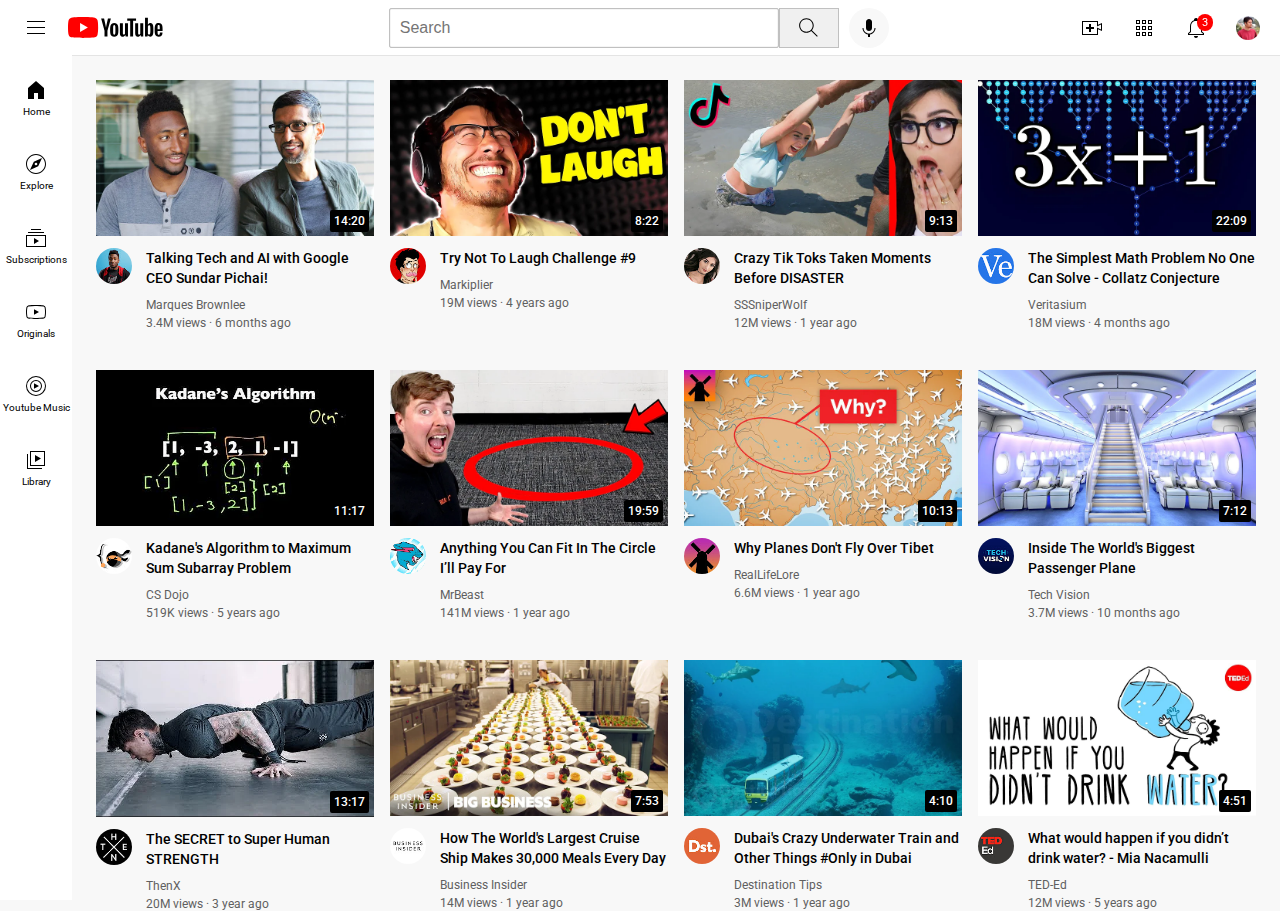
<file: index.html>
<!DOCTYPE html>
<html>
  <head>
    <title>Youtube.com clone</title>
    <link rel="preconnect" href="https://fonts.googleapis.com">
    <link rel="preconnect" href="https://fonts.gstatic.com" crossorigin>
    <link href="https://fonts.googleapis.com/css2?family=Roboto:wght@400;500;700&display=swap" rel="stylesheet">
    <link rel="stylesheet" href="styles/general.css">
    <link rel="stylesheet" href="styles/header.css">
    <link rel="stylesheet" href="styles/video.css">
    <link rel="stylesheet" href="styles/sidebar.css">
  </head>
  <body>
    <header class="header">
      <div class="left-section">
        <img class="hamburger-menu" src="icons/hamburger-menu.svg">
        <img class="youtube-logo"src="icons/youtube-logo.svg">
      </div>
      <div class="middle-section">
        <input class="search-bar" type="text" placeholder="Search">
        <button class="search-button">
          <img class="search-icon" src="icons/search.svg">
          <div class="tooltip">Search</div>
        </button>
        <!--put position absolute imside position relative-->
        <button class="voice-search-button">
          <img class="voice-search-icon" src="icons/voice-search-icon.svg">
          <div class="tooltip">Search with your voice</div> 
        </button>
      </div>
      <div class="right-section">
        <div class="upload-icon-container">
          <img class="upload-icon" src="icons/upload.svg">
          <div class="tooltip">Create</div> 
        </div>
        <div class="youtube-apps-icon-container">
        <img class="youtube-apps-icon"src="icons/youtube-apps.svg">
        <div class="tooltip">Youtube apps</div>
        </div>
        <div class="notifications-icon-container">
          <img class="notifications-icon" src="icons/notifications.svg">
          <div class="notifications-count">3</div>
          <div class="tooltip">Notifications</div>
        </div>
        
        <img class="current-user-picture" src="mypic/addy.jpg">
      </div>
      
    </header>
    <nav class="sidebar">
      <div class="sidebar-link">
        <img src="icons/home.svg">
        <div>Home</div>
      </div>
      <div class="sidebar-link">
        <img src="icons/explore.svg">
        <div>Explore</div>
      </div>
      <div class="sidebar-link">
        <img src="icons/subscriptions.svg">
        <div>Subscriptions</div>
      </div>
      <div class="sidebar-link">
        <img src="icons/originals.svg">
        <div>Originals</div>
      </div>
      <div class="sidebar-link">
        <img src="icons/youtube-music.svg">
        <div>Youtube Music</div>
      </div>
      <div class="sidebar-link">
        <img src="icons/library.svg">
        <div>Library</div>
      </div>
    </nav>
    <main>
      <section class="video-grid">
        <div class="video-preview">
          <div class="thumbnail-row">
            <img class="thumbnail" src="thumbnails/thumbnail-1.webp">
            <div class="video-time">14:20</div>
          </div>
          <div class="video-info-grid">
            <div class="channel-picture">
              <img class="profile-picture" src="channel-pictures/channel-1.jpeg">
            </div>
            <div class="video-info">
              <p class="video-title">
                Talking Tech and AI with Google CEO Sundar Pichai!
              </p>  
              <P class="video-author">
                Marques Brownlee
              </P>
              <p class="video-stats">
                3.4M views · 6 months ago
              </p>
            </div>
          </div> 
        </div>
        <div class="video-preview">
          <div class="thumbnail-row">
            <img class="thumbnail" src="thumbnails/thumbnail-2.webp">
            <div class="video-time">8:22</div>
          </div>
          <div class="video-info-grid">
            <div class="channel-picture">
              <img class="profile-picture" src="channel-pictures/channel-2.jpeg">
            </div>
            <div class="video-info">
              <p class="video-title">
                Try Not To Laugh Challenge #9
              </p>  
              <P class="video-author">
                Markiplier
              </P>
              <p class="video-stats">
                19M views · 4 years ago
              </p>
            </div>
          </div> 
        </div>
        
        <div class="video-preview">
          <div class="thumbnail-row">
            <img class="thumbnail" src="thumbnails/thumbnail-3.webp">
            <div class="video-time">9:13</div>
          </div>
          <div class="video-info-grid">
            <div class="channel-picture">
              <img class="profile-picture" src="channel-pictures/channel-3.jpeg">
            </div>
            <div class="video-info">
              <p class="video-title">
                Crazy Tik Toks Taken Moments Before DISASTER
              </p>  
              <P class="video-author">
                SSSniperWolf
              </P>
              <p class="video-stats">
                12M views · 1 year ago
              </p>
            </div>
          </div> 
        </div>
        <div class="video-preview">
          <div class="thumbnail-row">
            <img class="thumbnail" src="thumbnails/thumbnail-4.webp">
            <div class="video-time">22:09</div>
          </div>
          <div class="video-info-grid">
            <div class="channel-picture">
              <img class="profile-picture" src="channel-pictures/channel-4.jpeg">
            </div>
            <div class="video-info">
              <p class="video-title">
                The Simplest Math Problem No One Can Solve - Collatz Conjecture
              </p>  
              <P class="video-author">
                Veritasium
              </P>
              <p class="video-stats">
                18M views · 4 months ago
              </p>
            </div>
          </div> 
        </div>
      
        <div class="video-preview">
          <div class="thumbnail-row">
            <img class="thumbnail" src="thumbnails/thumbnail-5.webp">
            <div class="video-time">11:17</div>
          </div>
          <div class="video-info-grid">
            <div class="channel-picture">
              <img class="profile-picture" src="channel-pictures/channel-5.jpeg">
            </div>
            <div class="video-info">
              <p class="video-title">
                Kadane's Algorithm to Maximum Sum Subarray Problem
              </p>  
              <P class="video-author">
                CS Dojo
              </P>
              <p class="video-stats">
                519K views · 5 years ago
              </p>
            </div>
          </div> 
        </div>
      
        <div class="video-preview">
          <div class="thumbnail-row">
            <img class="thumbnail" src="thumbnails/thumbnail-6.webp">
            <div class="video-time">19:59</div>
          </div>
          <div class="video-info-grid">
            <div class="channel-picture">
              <img class="profile-picture" src="channel-pictures/channel-6.jpeg">
            </div>
            <div class="video-info">
              <p class="video-title">
                Anything You Can Fit In The Circle I’ll Pay For
              </p>  
              <P class="video-author">
                MrBeast
              </P>
              <p class="video-stats">
                141M views · 1 year ago
              </p>
            </div>
          </div> 
        </div>
      
        <div class="video-preview">
          <div class="thumbnail-row">
            <img class="thumbnail" src="thumbnails/thumbnail-7.webp">
            <div class="video-time">10:13</div>
          </div>
          <div class="video-info-grid">
            <div class="channel-picture">
              <img class="profile-picture" src="channel-pictures/channel-7.jpeg">
            </div>
            <div class="video-info">
              <p class="video-title">
                Why Planes Don't Fly Over Tibet
              </p>  
              <P class="video-author">
                RealLifeLore
              </P>
              <p class="video-stats">
                6.6M views · 1 year ago
              </p>
            </div>
          </div> 
        </div>
      
        <div class="video-preview">
          <div class="thumbnail-row">
            <img class="thumbnail" src="thumbnails/thumbnail-8.webp">
            <div class="video-time">7:12</div>
          </div>
          <div class="video-info-grid">
            <div class="channel-picture">
              <img class="profile-picture" src="channel-pictures/channel-8.jpeg">
            </div>
            <div class="video-info">
              <p class="video-title">
                Inside The World's Biggest Passenger Plane
              </p>  
              <P class="video-author">
                Tech Vision
              </P>
              <p class="video-stats">
                3.7M views · 10 months ago
              </p>
            </div>
          </div> 
        </div>
      
        <div class="video-preview">
          <div class="thumbnail-row">
            <img class="thumbnail" src="thumbnails/thumbnail-9.webp">
            <div class="video-time">13:17</div>
          </div>
          <div class="video-info-grid">
            <div class="channel-picture">
              <img class="profile-picture" src="channel-pictures/channel-9.jpeg">
            </div>
            <div class="video-info">
              <p class="video-title">
                The SECRET to Super Human STRENGTH
              </p>  
              <P class="video-author">
                ThenX
              </P>
              <p class="video-stats">
                20M views · 3 year ago
              </p>
            </div>
          </div> 
        </div>
      
        <div class="video-preview">
          <div class="thumbnail-row">
            <img class="thumbnail" src="thumbnails/thumbnail-10.webp">
            <div class="video-time">7:53</div>
          </div>
          <div class="video-info-grid">
            <div class="channel-picture">
              <img class="profile-picture" src="channel-pictures/channel-10.jpeg">
            </div>
            <div class="video-info">
              <p class="video-title">
                How The World's Largest Cruise Ship Makes 30,000 Meals Every Day
              </p>  
              <P class="video-author">
                Business Insider
              </P>
              <p class="video-stats">
                14M views · 1 year ago
              </p>
            </div>
          </div> 
        </div>
      
        <div class="video-preview">
          <div class="thumbnail-row">
            <img class="thumbnail" src="thumbnails/thumbnail-11.webp">
            <div class="video-time">4:10</div>
          </div>
          <div class="video-info-grid">
            <div class="channel-picture">
              <img class="profile-picture" src="channel-pictures/channel-11.jpeg">
            </div>
            <div class="video-info">
              <p class="video-title">
                Dubai's Crazy Underwater Train and Other Things #Only in Dubai
              </p>  
              <P class="video-author">
                Destination Tips
              </P>
              <p class="video-stats">
                3M views · 1 year ago
              </p>
            </div>
          </div> 
        </div>
      
        <div class="video-preview">
          <div class="thumbnail-row">
            <img class="thumbnail" src="thumbnails/thumbnail-12.webp">
            <div class="video-time">4:51</div>
          </div>
          <div class="video-info-grid">
            <div class="channel-picture">
              <img class="profile-picture" src="channel-pictures/channel-12.jpeg">
            </div>
            <div class="video-info">
              <p class="video-title">
                What would happen if you didn’t drink water? - Mia Nacamulli
              </p>  
              <P class="video-author">
                TED-Ed
              </P>
              <p class="video-stats">
                12M views · 5 years ago
              </p>
            </div>
          </div> 
        </div>
      </section>
    </main>
   </body>
</html>
</file>
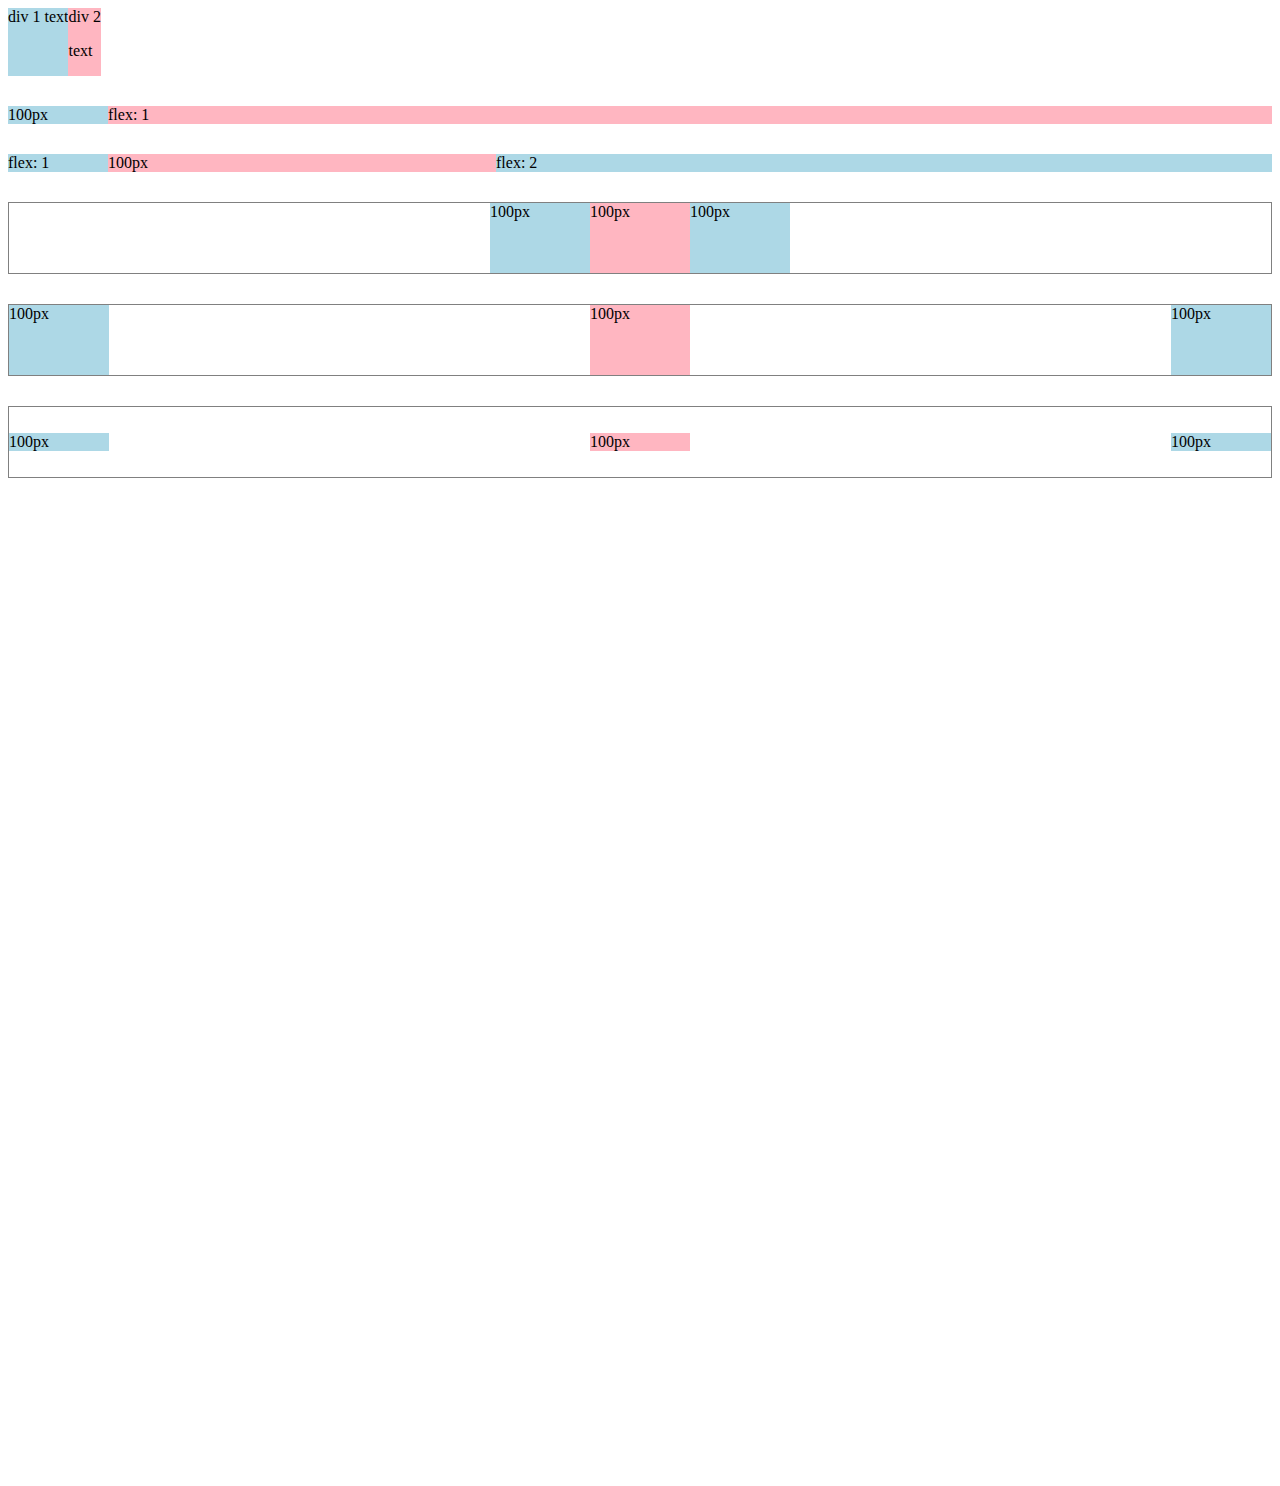
<file: flexbox.html>
<!DOCTYPE html>
<html>
  <head>
    <title>flexbox practice</title>
  </head>
  <body style="padding-bottom: 1000px;">
   <div style="
   display:flex;
   flex-direction:row; 
   ">
    <div style="background-color:lightblue">div 1 text</div>
    <div style="background-color:lightpink">div 2 <p>text</p></div>
   </div> 
    
   <div style="
   margin-top: 30px;
   display:flex;
   flex-direction:row; 
   ">
    <div style="background-color:lightblue;
    width: 100px;">100px</div>
    <div style="background-color:lightpink;
    flex: 1;">flex: 1</div>
   </div> 

   <div style="
    margin-top: 30px;
    display:flex;
    flex-direction:row; 
    ">
      <div style="background-color:lightblue;
      width: 100px;">flex: 1</div>
      <div style="background-color:lightpink;
      flex: 1;">100px</div>
      <div style="background-color:lightblue;
      flex: 2;">flex: 2</div>
    </div> 

   <div style="
    margin-top: 30px;
    height: 70px;
    border-width: 1px;
    border-style: solid;
    border-color: gray;
    display:flex;
    flex-direction:row; 
    justify-content: center;
    ">
      <div style="background-color:lightblue;
      width: 100px;">100px</div>
      <div style="background-color:lightpink;
      width: 100px;">100px</div>
      <div style="background-color:lightblue;
      width: 100px;">100px</div>
    </div> 

    <div style="
    margin-top: 30px;
    height: 70px;
    border-width: 1px;
    border-style: solid;
    border-color: gray;
    display:flex;
    flex-direction:row; 
    justify-content: space-between;
    ">
      <div style="background-color:lightblue;
      width: 100px;">100px</div>
      <div style="background-color:lightpink;
      width: 100px;">100px</div>
      <div style="background-color:lightblue;
      width: 100px;">100px</div>
    </div>
    
    <div style="
    margin-top: 30px;
    height: 70px;
    border-width: 1px;
    border-style: solid;
    border-color: gray;
    display:flex;
    flex-direction:row; 
    justify-content: space-between;
    align-items: center;
    ">
      <div style="background-color:lightblue;
      width: 100px;">100px</div>
      <div style="background-color:lightpink;
      width: 100px;">100px</div>
      <div style="background-color:lightblue;
      width: 100px;">100px</div>
    </div> 
  </body>
</html>
</file>
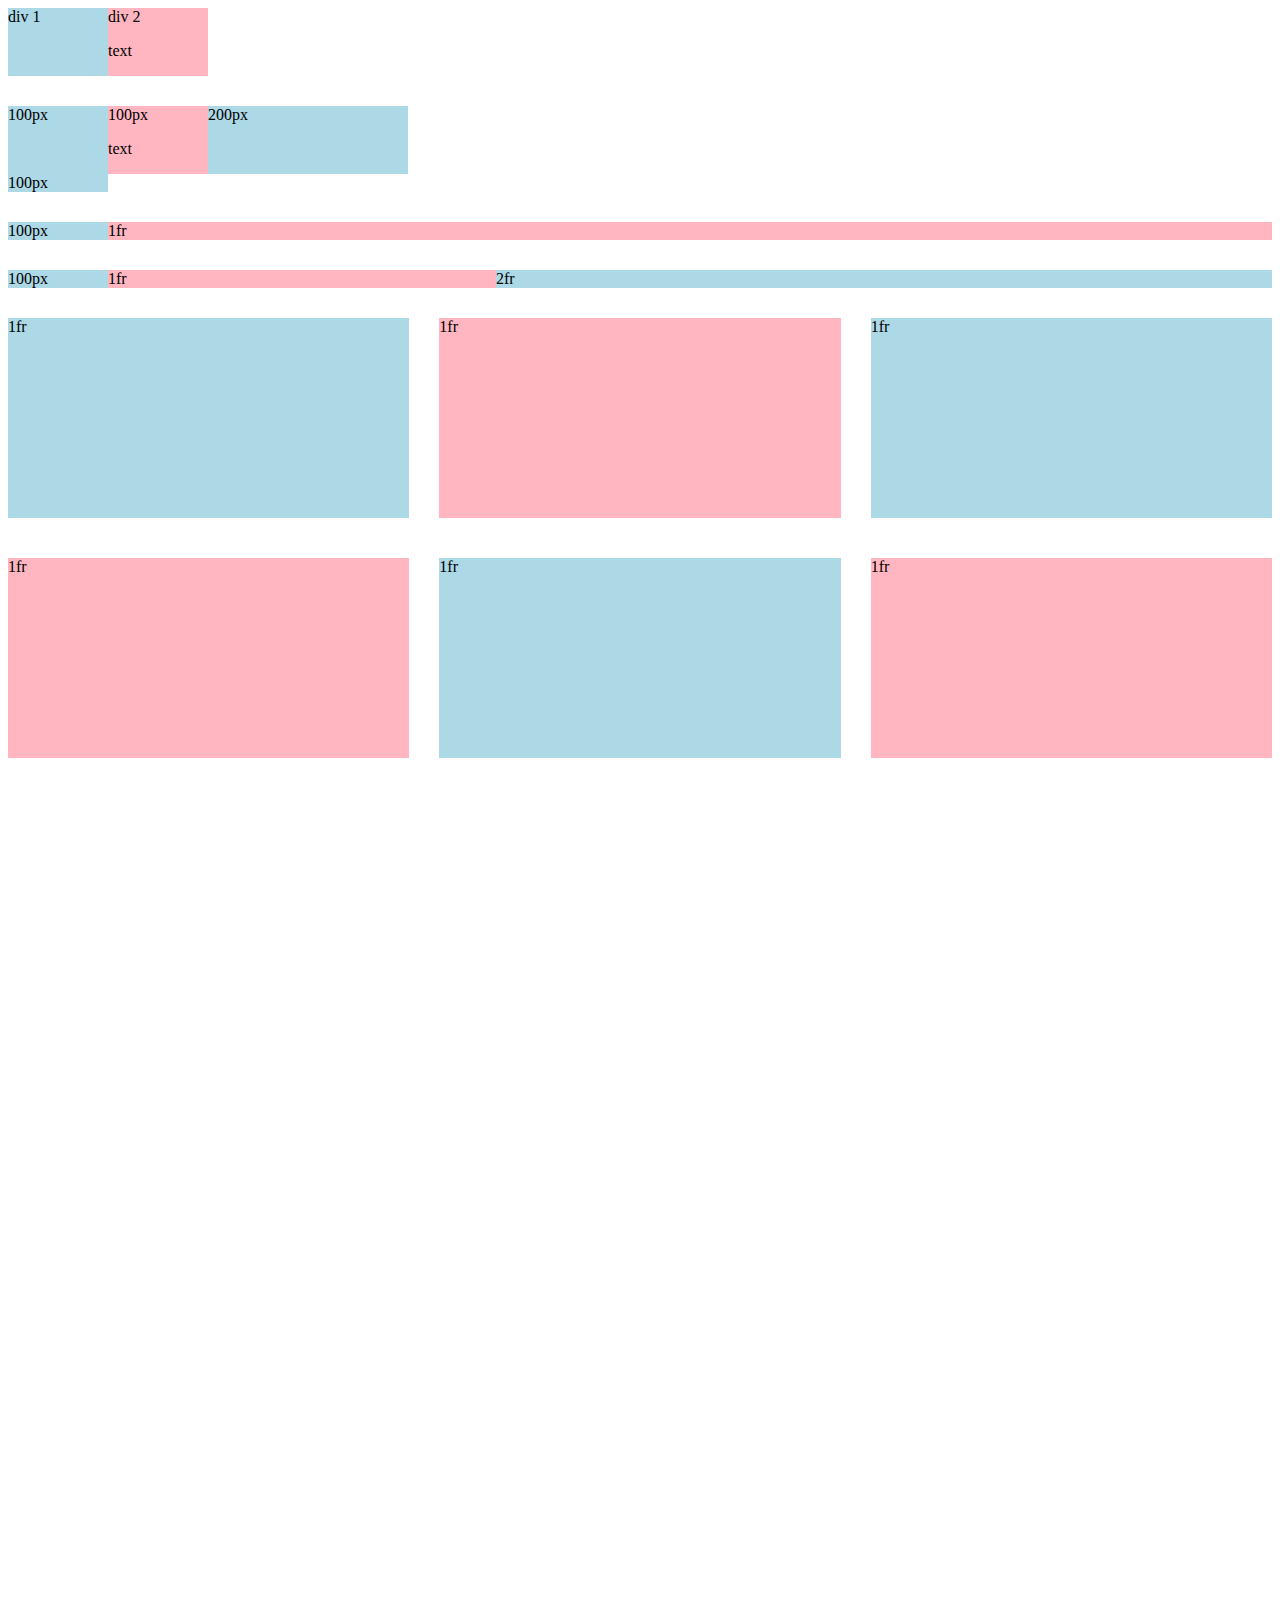
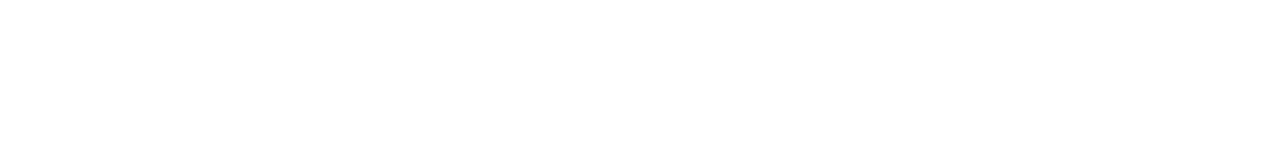
<file: grid.html>
<!DOCTYPE html>
<html>
  <head>
    <title>Grid-practice</title>
  </head>
  <body style="padding-bottom:1000px;">
    <div style="display: grid;
    grid-template-columns: 100px 100px;">
      <div style="background-color:lightblue;">div 1</div>
      <div style="background-color: lightpink;">div 2<p>text</p></div>
    </div>

    <div style="
    margin-top: 30px;
    display: grid;
    grid-template-columns: 100px 100px 200px;">
      <div style="background-color:lightblue;">100px</div>
      <div style="background-color: lightpink;">100px<p>text</p></div>
      <div style="background-color:lightblue;">200px</div>
      <div style="background-color:lightblue;">100px</div>
    </div>

    <div style="
    margin-top: 30px;
    display: grid;
    grid-template-columns: 100px 1fr;">
      <div style="background-color:lightblue;">100px</div>
      <div style="background-color: lightpink;">1fr</div>
    </div>

    <div style="
    margin-top: 30px;
    display: grid;
    grid-template-columns: 100px 1fr 2fr;">
      <div style="background-color:lightblue;">100px</div>
      <div style="background-color: lightpink;">1fr</div>
      <div style="background-color:lightblue;">2fr</div>
    </div>

    <div style="
    margin-top: 30px;
    display: grid;
    grid-template-columns: 1fr 1fr 1fr;
    column-gap: 30px;
    row-gap: 40px;">
      <div style="background-color:lightblue; height: 200px;">1fr</div>
      <div style="background-color: lightpink; height: 200px">1fr</div>
      <div style="background-color:lightblue; height: 200px">1fr</div>
      <div style="background-color: lightpink; height: 200px">1fr</div>
      <div style="background-color:lightblue; height: 200px">1fr</div>
      <div style="background-color: lightpink; height: 200px">1fr</div>
    </div>
  </body>
</html>
</file>
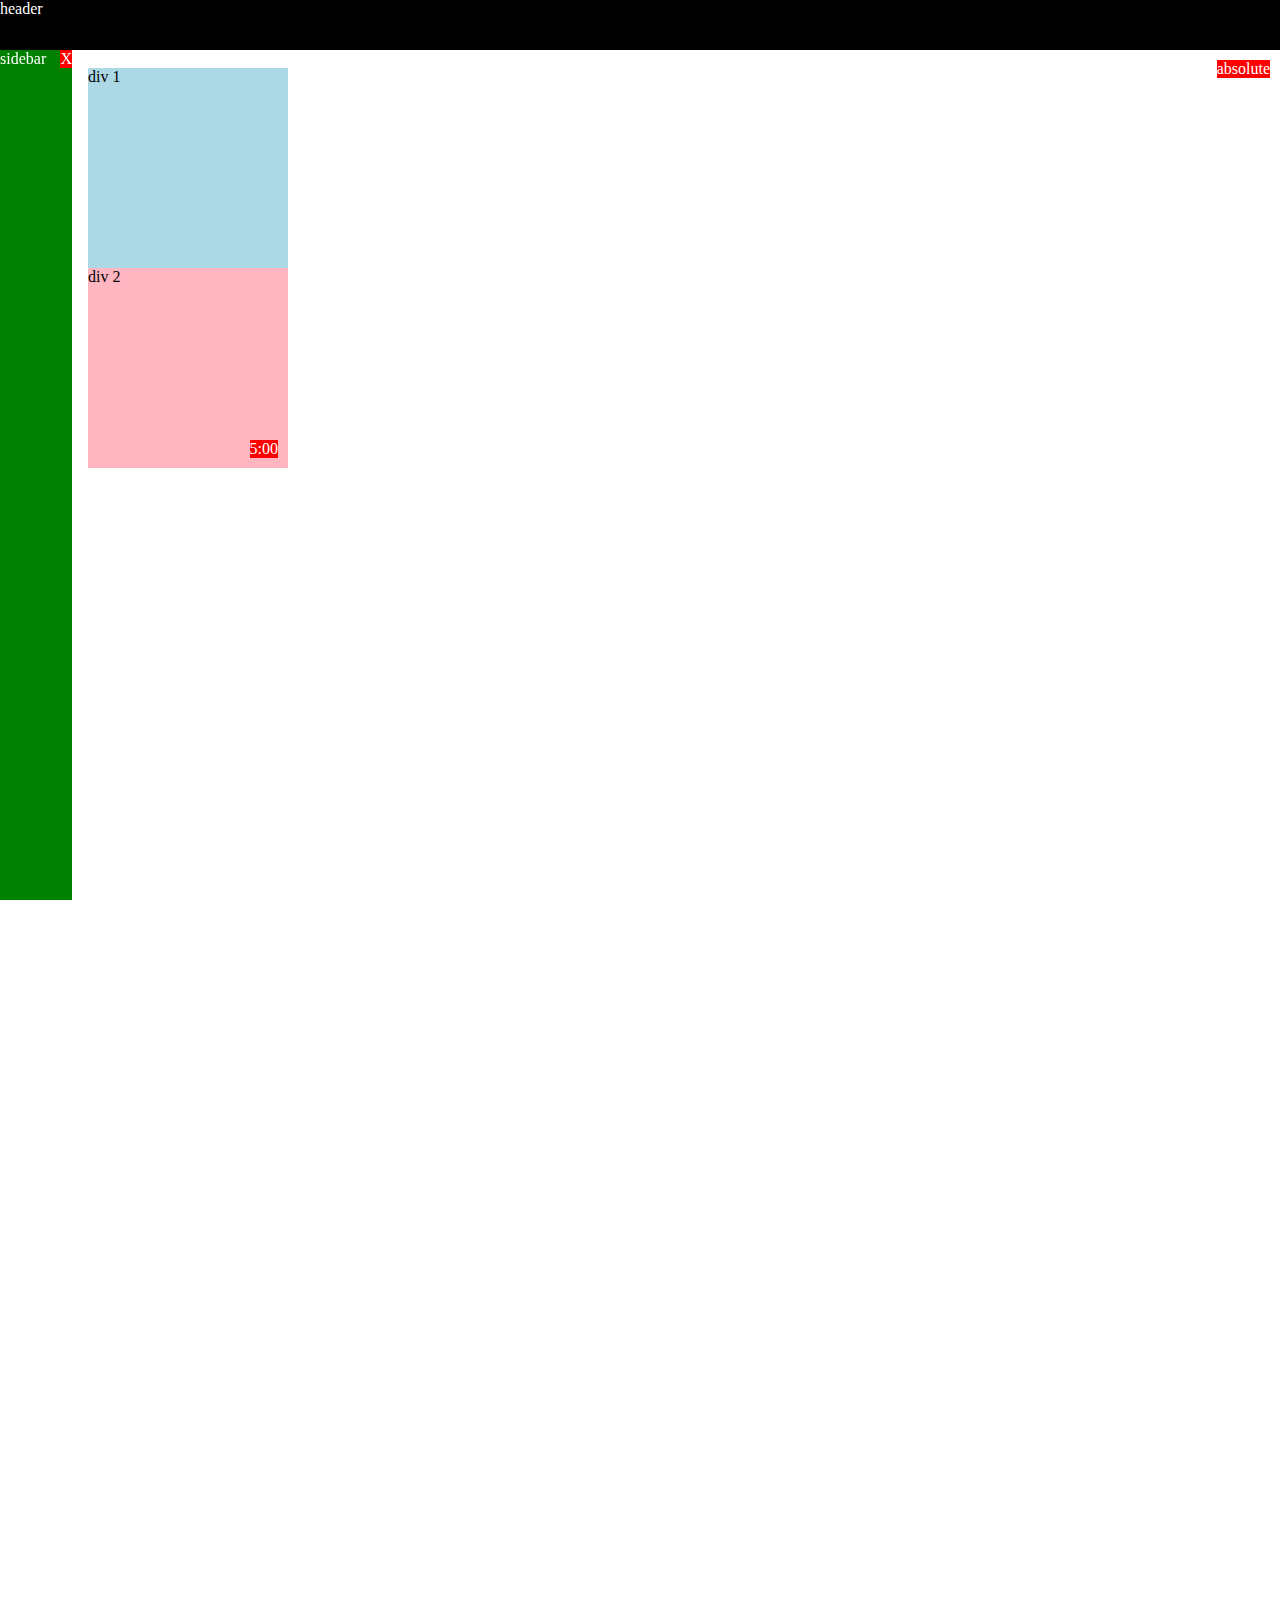
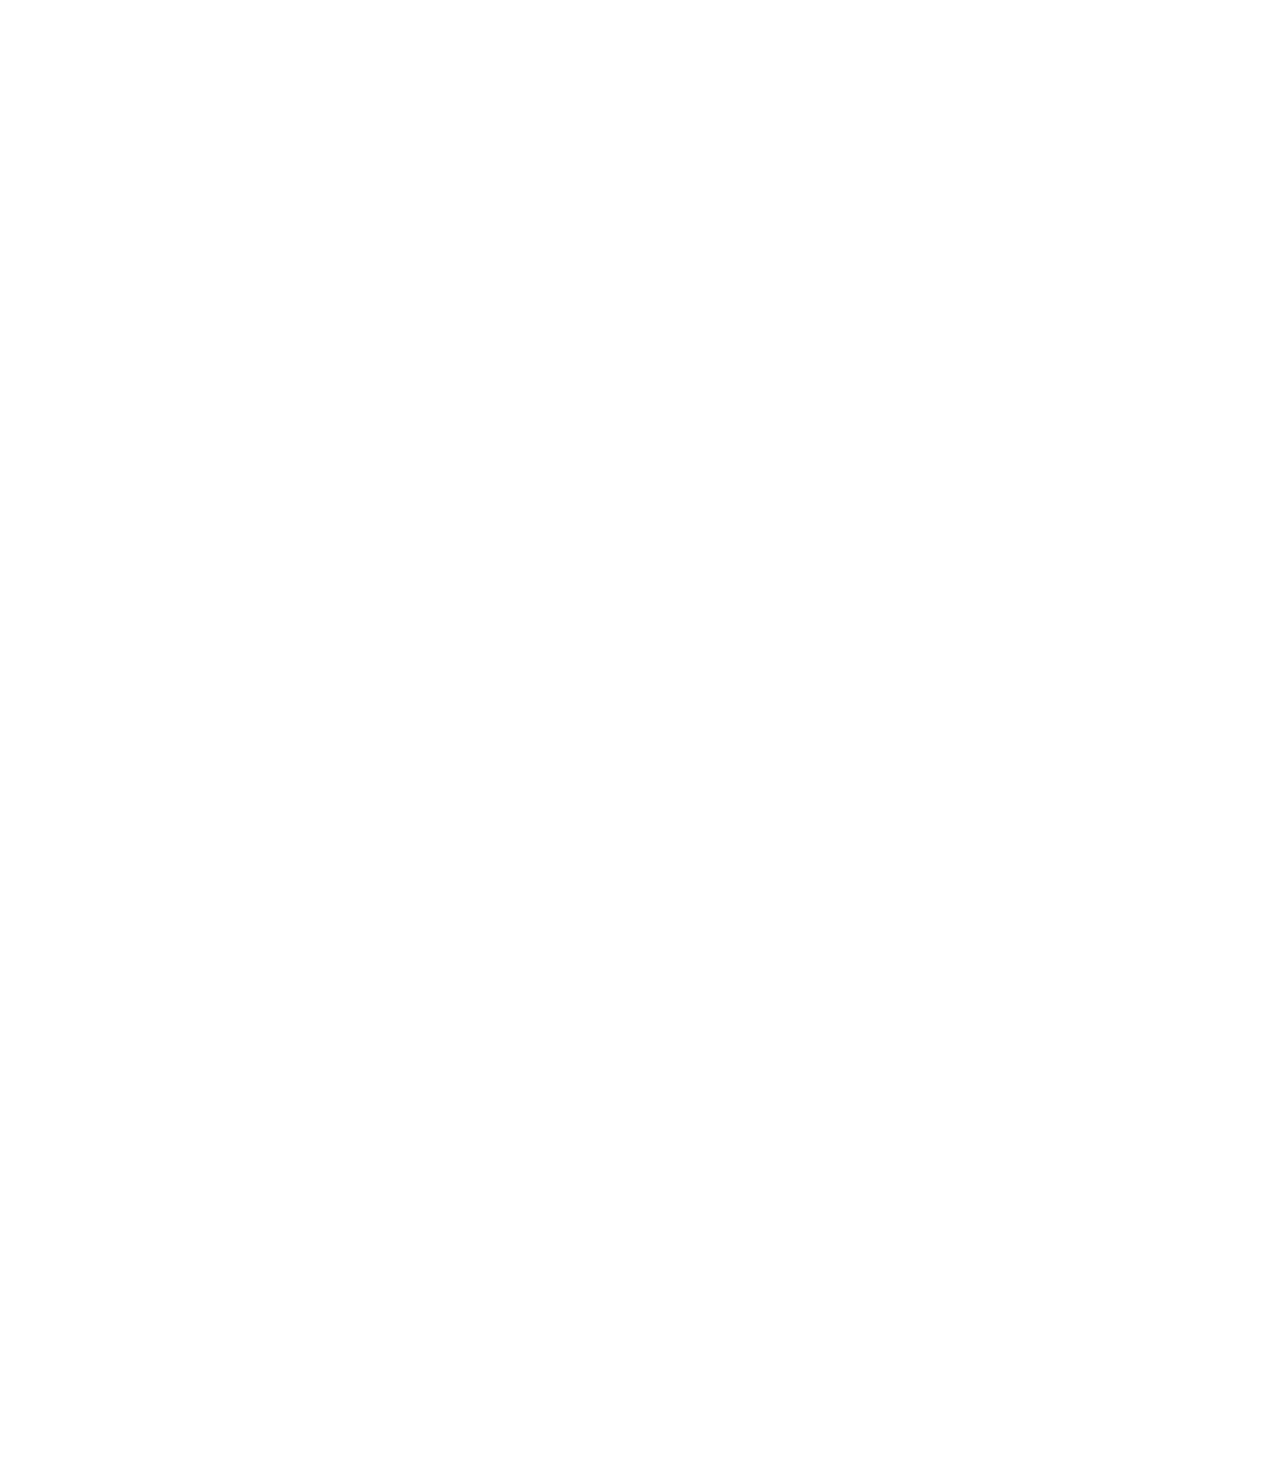
<file: position.html>
<!DOCTYPE html>
<html>
  <head>
    <title>position practice</title>
  </head>
  <body style="
  height:3000px;
  padding-top: 60px;
  padding-left: 80px;
  ">
    <div style="
    background-color:black;
    color:white;
    position:fixed;
    top: 0px;
    left: 0px;
    right: 0px;
    height: 50px ;
    z-index:1 ;
    ">header</div>

    <div style="background-color: green;
    color: white;
    position: fixed;
    left: 0px;
    bottom: 0px;
    top: 50px;
    width: 72px;
    ">sidebar
    <div style="
    position:absolute;
    background-color: red;
    color:white;
    top: 0px;
    right: 0px;
    ">
      X
    </div>
    </div>

    <div style="
    position:absolute;
    background-color: red;
    color:white;
    top: 60px;
    right: 10px;
    ">
      absolute
    </div>
    <div style="
    background-color:lightblue;
    height: 200px;
    width: 200px;
    position:static;
    ">div 1</div>
    <div style="
    background-color:lightpink;
    height: 200px;
    width: 200px;
    position: relative;
    ">div 2
  <div style="
  position:absolute;
  background-color: red;
  color:white;
  bottom: 10px;
  right: 10px;
  ">
    5:00
  </div>  
  </div>
  </body>
</html>
</file>
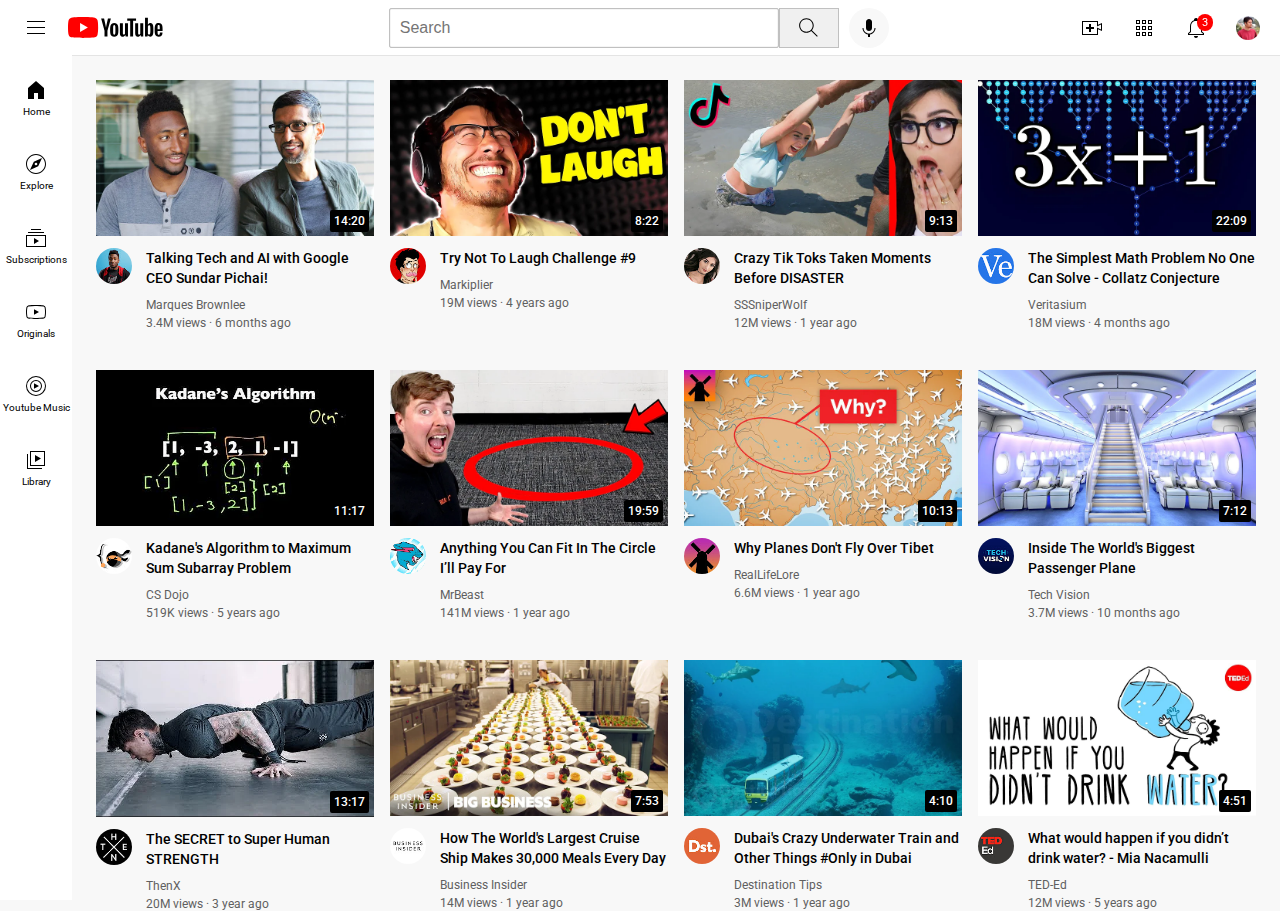
<file: youtube.html>
<!DOCTYPE html>
<html>
  <head>
    <title>Youtube.com clone</title>
    <link rel="preconnect" href="https://fonts.googleapis.com">
    <link rel="preconnect" href="https://fonts.gstatic.com" crossorigin>
    <link href="https://fonts.googleapis.com/css2?family=Roboto:wght@400;500;700&display=swap" rel="stylesheet">
    <link rel="stylesheet" href="styles/general.css">
    <link rel="stylesheet" href="styles/header.css">
    <link rel="stylesheet" href="styles/video.css">
    <link rel="stylesheet" href="styles/sidebar.css">
  </head>
  <body>
    <header class="header">
      <div class="left-section">
        <img class="hamburger-menu" src="icons/hamburger-menu.svg">
        <img class="youtube-logo"src="icons/youtube-logo.svg">
      </div>
      <div class="middle-section">
        <input class="search-bar" type="text" placeholder="Search">
        <button class="search-button">
          <img class="search-icon" src="icons/search.svg">
          <div class="tooltip">Search</div>
        </button>
        <!--put position absolute imside position relative-->
        <button class="voice-search-button">
          <img class="voice-search-icon" src="icons/voice-search-icon.svg">
          <div class="tooltip">Search with your voice</div> 
        </button>
      </div>
      <div class="right-section">
        <div class="upload-icon-container">
          <img class="upload-icon" src="icons/upload.svg">
          <div class="tooltip">Create</div> 
        </div>
        <div class="youtube-apps-icon-container">
        <img class="youtube-apps-icon"src="icons/youtube-apps.svg">
        <div class="tooltip">Youtube apps</div>
        </div>
        <div class="notifications-icon-container">
          <img class="notifications-icon" src="icons/notifications.svg">
          <div class="notifications-count">3</div>
          <div class="tooltip">Notifications</div>
        </div>
        
        <img class="current-user-picture" src="mypic/addy.jpg">
      </div>
      
    </header>
    <nav class="sidebar">
      <div class="sidebar-link">
        <img src="icons/home.svg">
        <div>Home</div>
      </div>
      <div class="sidebar-link">
        <img src="icons/explore.svg">
        <div>Explore</div>
      </div>
      <div class="sidebar-link">
        <img src="icons/subscriptions.svg">
        <div>Subscriptions</div>
      </div>
      <div class="sidebar-link">
        <img src="icons/originals.svg">
        <div>Originals</div>
      </div>
      <div class="sidebar-link">
        <img src="icons/youtube-music.svg">
        <div>Youtube Music</div>
      </div>
      <div class="sidebar-link">
        <img src="icons/library.svg">
        <div>Library</div>
      </div>
    </nav>
    <main>
      <section class="video-grid">
        <div class="video-preview">
          <div class="thumbnail-row">
            <img class="thumbnail" src="thumbnails/thumbnail-1.webp">
            <div class="video-time">14:20</div>
          </div>
          <div class="video-info-grid">
            <div class="channel-picture">
              <img class="profile-picture" src="channel-pictures/channel-1.jpeg">
            </div>
            <div class="video-info">
              <p class="video-title">
                Talking Tech and AI with Google CEO Sundar Pichai!
              </p>  
              <P class="video-author">
                Marques Brownlee
              </P>
              <p class="video-stats">
                3.4M views · 6 months ago
              </p>
            </div>
          </div> 
        </div>
        <div class="video-preview">
          <div class="thumbnail-row">
            <img class="thumbnail" src="thumbnails/thumbnail-2.webp">
            <div class="video-time">8:22</div>
          </div>
          <div class="video-info-grid">
            <div class="channel-picture">
              <img class="profile-picture" src="channel-pictures/channel-2.jpeg">
            </div>
            <div class="video-info">
              <p class="video-title">
                Try Not To Laugh Challenge #9
              </p>  
              <P class="video-author">
                Markiplier
              </P>
              <p class="video-stats">
                19M views · 4 years ago
              </p>
            </div>
          </div> 
        </div>
        
        <div class="video-preview">
          <div class="thumbnail-row">
            <img class="thumbnail" src="thumbnails/thumbnail-3.webp">
            <div class="video-time">9:13</div>
          </div>
          <div class="video-info-grid">
            <div class="channel-picture">
              <img class="profile-picture" src="channel-pictures/channel-3.jpeg">
            </div>
            <div class="video-info">
              <p class="video-title">
                Crazy Tik Toks Taken Moments Before DISASTER
              </p>  
              <P class="video-author">
                SSSniperWolf
              </P>
              <p class="video-stats">
                12M views · 1 year ago
              </p>
            </div>
          </div> 
        </div>
        <div class="video-preview">
          <div class="thumbnail-row">
            <img class="thumbnail" src="thumbnails/thumbnail-4.webp">
            <div class="video-time">22:09</div>
          </div>
          <div class="video-info-grid">
            <div class="channel-picture">
              <img class="profile-picture" src="channel-pictures/channel-4.jpeg">
            </div>
            <div class="video-info">
              <p class="video-title">
                The Simplest Math Problem No One Can Solve - Collatz Conjecture
              </p>  
              <P class="video-author">
                Veritasium
              </P>
              <p class="video-stats">
                18M views · 4 months ago
              </p>
            </div>
          </div> 
        </div>
      
        <div class="video-preview">
          <div class="thumbnail-row">
            <img class="thumbnail" src="thumbnails/thumbnail-5.webp">
            <div class="video-time">11:17</div>
          </div>
          <div class="video-info-grid">
            <div class="channel-picture">
              <img class="profile-picture" src="channel-pictures/channel-5.jpeg">
            </div>
            <div class="video-info">
              <p class="video-title">
                Kadane's Algorithm to Maximum Sum Subarray Problem
              </p>  
              <P class="video-author">
                CS Dojo
              </P>
              <p class="video-stats">
                519K views · 5 years ago
              </p>
            </div>
          </div> 
        </div>
      
        <div class="video-preview">
          <div class="thumbnail-row">
            <img class="thumbnail" src="thumbnails/thumbnail-6.webp">
            <div class="video-time">19:59</div>
          </div>
          <div class="video-info-grid">
            <div class="channel-picture">
              <img class="profile-picture" src="channel-pictures/channel-6.jpeg">
            </div>
            <div class="video-info">
              <p class="video-title">
                Anything You Can Fit In The Circle I’ll Pay For
              </p>  
              <P class="video-author">
                MrBeast
              </P>
              <p class="video-stats">
                141M views · 1 year ago
              </p>
            </div>
          </div> 
        </div>
      
        <div class="video-preview">
          <div class="thumbnail-row">
            <img class="thumbnail" src="thumbnails/thumbnail-7.webp">
            <div class="video-time">10:13</div>
          </div>
          <div class="video-info-grid">
            <div class="channel-picture">
              <img class="profile-picture" src="channel-pictures/channel-7.jpeg">
            </div>
            <div class="video-info">
              <p class="video-title">
                Why Planes Don't Fly Over Tibet
              </p>  
              <P class="video-author">
                RealLifeLore
              </P>
              <p class="video-stats">
                6.6M views · 1 year ago
              </p>
            </div>
          </div> 
        </div>
      
        <div class="video-preview">
          <div class="thumbnail-row">
            <img class="thumbnail" src="thumbnails/thumbnail-8.webp">
            <div class="video-time">7:12</div>
          </div>
          <div class="video-info-grid">
            <div class="channel-picture">
              <img class="profile-picture" src="channel-pictures/channel-8.jpeg">
            </div>
            <div class="video-info">
              <p class="video-title">
                Inside The World's Biggest Passenger Plane
              </p>  
              <P class="video-author">
                Tech Vision
              </P>
              <p class="video-stats">
                3.7M views · 10 months ago
              </p>
            </div>
          </div> 
        </div>
      
        <div class="video-preview">
          <div class="thumbnail-row">
            <img class="thumbnail" src="thumbnails/thumbnail-9.webp">
            <div class="video-time">13:17</div>
          </div>
          <div class="video-info-grid">
            <div class="channel-picture">
              <img class="profile-picture" src="channel-pictures/channel-9.jpeg">
            </div>
            <div class="video-info">
              <p class="video-title">
                The SECRET to Super Human STRENGTH
              </p>  
              <P class="video-author">
                ThenX
              </P>
              <p class="video-stats">
                20M views · 3 year ago
              </p>
            </div>
          </div> 
        </div>
      
        <div class="video-preview">
          <div class="thumbnail-row">
            <img class="thumbnail" src="thumbnails/thumbnail-10.webp">
            <div class="video-time">7:53</div>
          </div>
          <div class="video-info-grid">
            <div class="channel-picture">
              <img class="profile-picture" src="channel-pictures/channel-10.jpeg">
            </div>
            <div class="video-info">
              <p class="video-title">
                How The World's Largest Cruise Ship Makes 30,000 Meals Every Day
              </p>  
              <P class="video-author">
                Business Insider
              </P>
              <p class="video-stats">
                14M views · 1 year ago
              </p>
            </div>
          </div> 
        </div>
      
        <div class="video-preview">
          <div class="thumbnail-row">
            <img class="thumbnail" src="thumbnails/thumbnail-11.webp">
            <div class="video-time">4:10</div>
          </div>
          <div class="video-info-grid">
            <div class="channel-picture">
              <img class="profile-picture" src="channel-pictures/channel-11.jpeg">
            </div>
            <div class="video-info">
              <p class="video-title">
                Dubai's Crazy Underwater Train and Other Things #Only in Dubai
              </p>  
              <P class="video-author">
                Destination Tips
              </P>
              <p class="video-stats">
                3M views · 1 year ago
              </p>
            </div>
          </div> 
        </div>
      
        <div class="video-preview">
          <div class="thumbnail-row">
            <img class="thumbnail" src="thumbnails/thumbnail-12.webp">
            <div class="video-time">4:51</div>
          </div>
          <div class="video-info-grid">
            <div class="channel-picture">
              <img class="profile-picture" src="channel-pictures/channel-12.jpeg">
            </div>
            <div class="video-info">
              <p class="video-title">
                What would happen if you didn’t drink water? - Mia Nacamulli
              </p>  
              <P class="video-author">
                TED-Ed
              </P>
              <p class="video-stats">
                12M views · 5 years ago
              </p>
            </div>
          </div> 
        </div>
      </section>
    </main>
   </body>
</html>
</file>
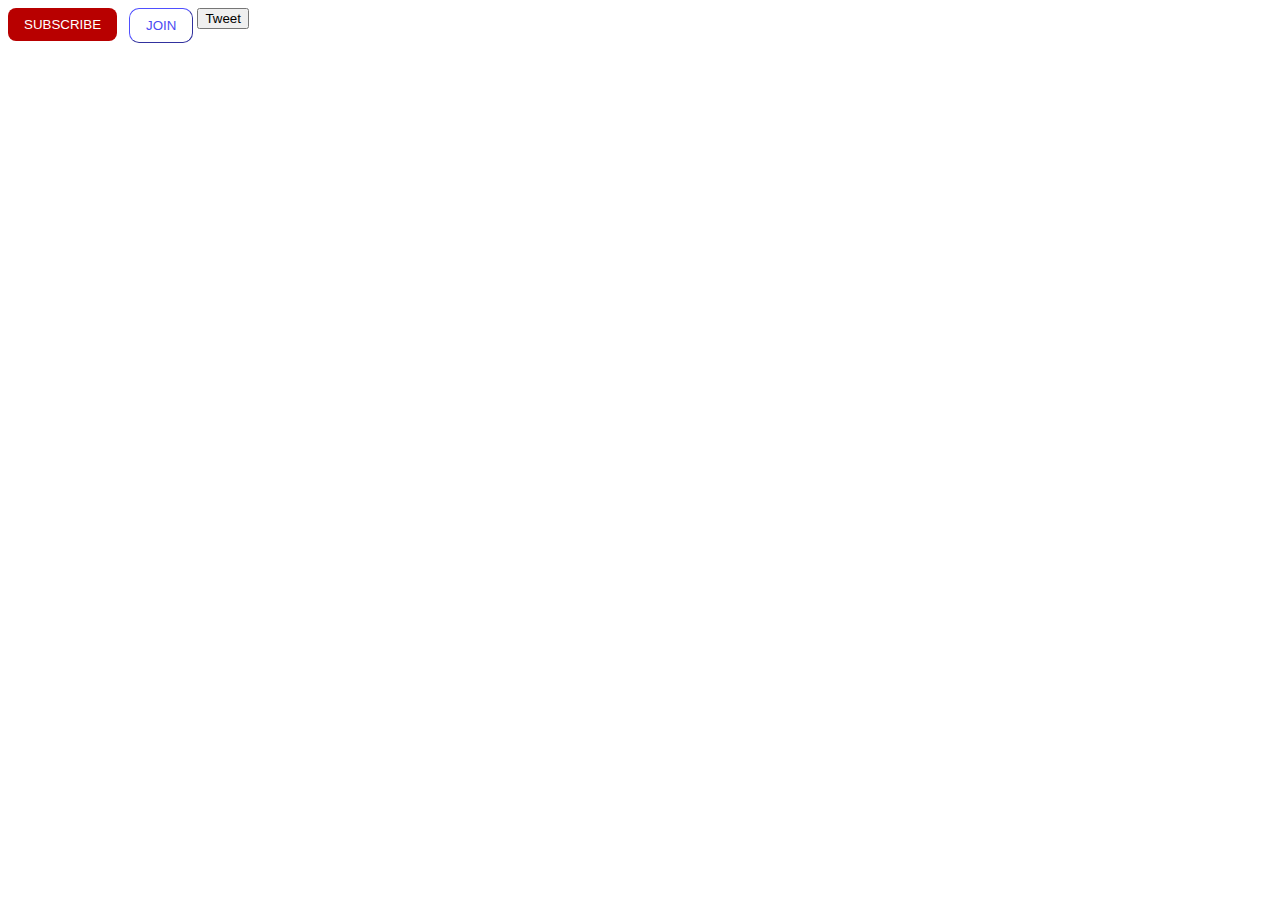
<file: intro-to-html/buttons.html>
<!DOCTYPE html>
<html>
  <head>
    <title>Buttons Practice</title>
    <link rel="stylesheet" href="styles/buttons.css">
  </head>
  <body>
    <button class="subscribe-button">
      SUBSCRIBE
    </button>
    <button class="join-button">JOIN</button>
    <button class="tweet-button">Tweet</button>
  </body>
</html>
</file>
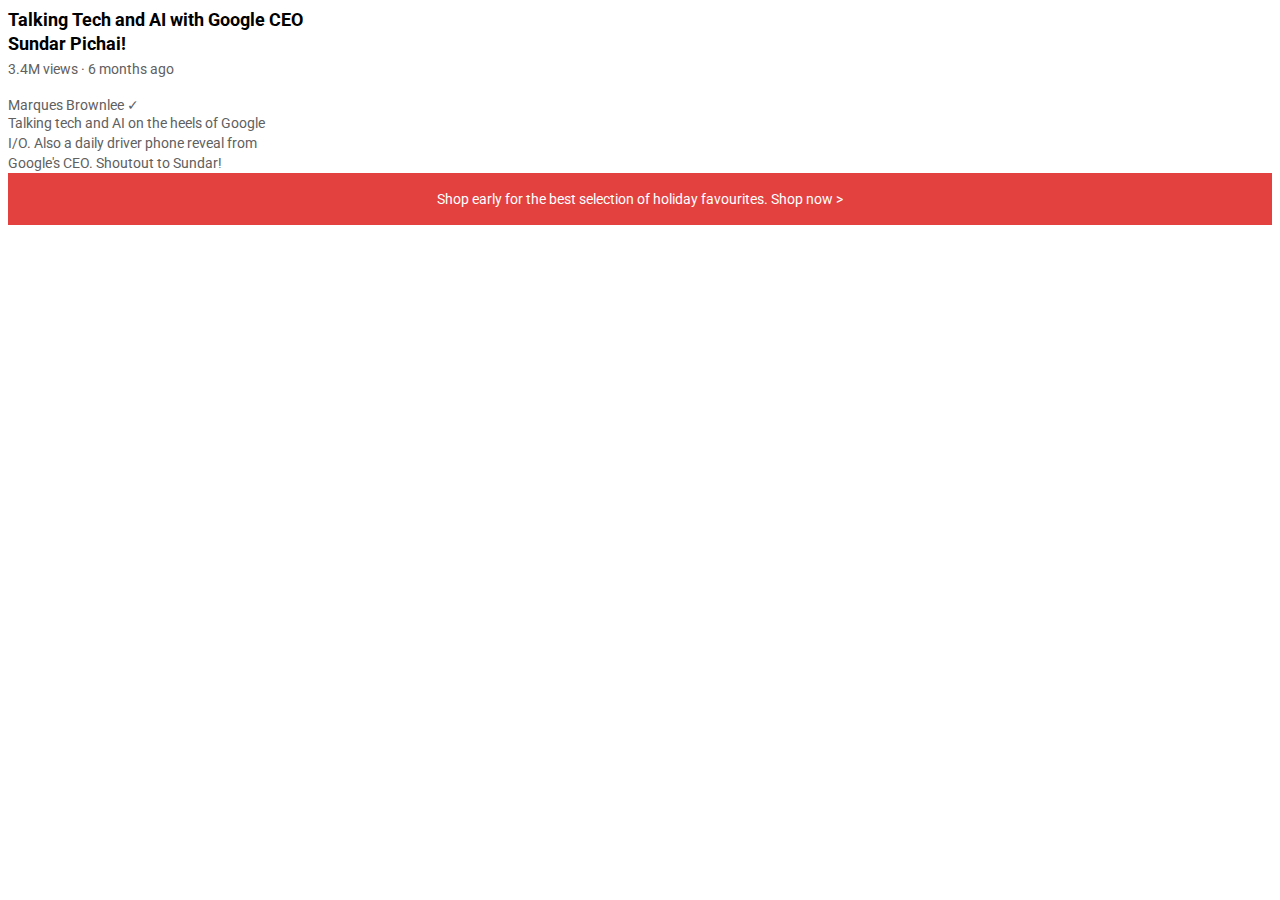
<file: intro-to-html/text.html>
<!DOCTYPE html>
<html>
<head>
  <title>text practice</title>
  <link rel="preconnect" href="https://fonts.googleapis.com">
<link rel="preconnect" href="https://fonts.gstatic.com" crossorigin>
<link href="https://fonts.googleapis.com/css2?family=Roboto:wght@400&display=swap" rel="stylesheet">
  <link rel="stylesheet" href="styles/text.css">
</head>
  <body>
    <p class="video-title">
      Talking Tech and AI with Google CEO Sundar Pichai!
    </p>
    <P class="video-stats">
      3.4M views &middot; 6 months ago
    </P>
    <p class="video-author">
      Marques Brownlee &#10003;
    </p>
    <p class="video-discription">
      Talking tech and AI on the heels of Google I/O. Also a daily driver phone reveal from Google's CEO. Shoutout to Sundar!
    </p>
    <p class="apple-text">
      Shop early for the best selection of holiday favourites. <span class="shop-link">Shop now</span> &#62;
    </p>
  </body>

</html>
</file>
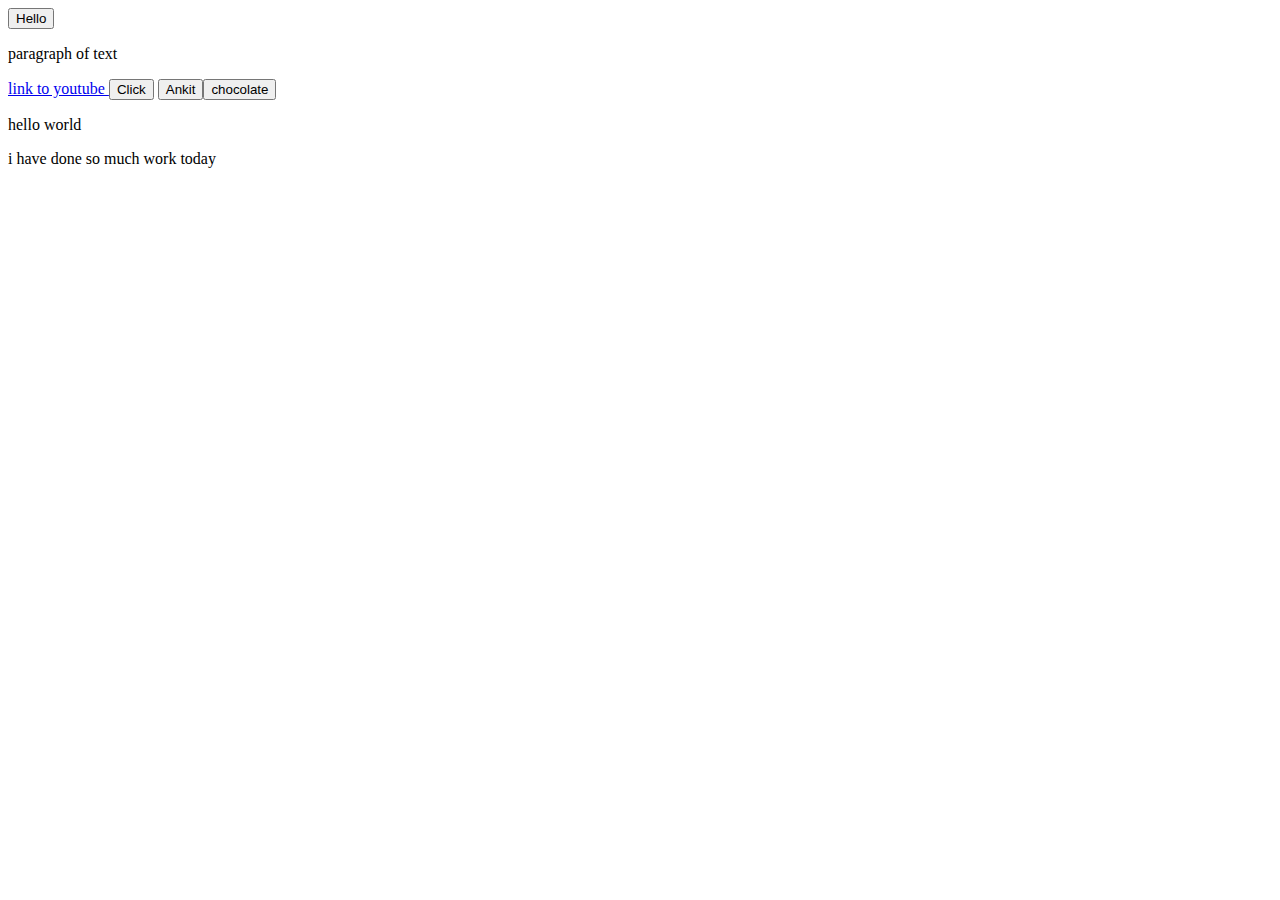
<file: intro-to-html/website.html>
<!DOCTYPE html>
<html>
  <head>
    <title>
      first website
    </title>
  </head>
  <body>
    <button>
      Hello
    </button>
    <p>
      paragraph of text
    </p>
    <a href="https://www.youtube.com/" target="_blank">
      link to youtube
    </a>
    <a href="https://www.youtube.com/" target="_blank"><button>Click</button></a>
    <button>Ankit<button>chocolate</button>
    <p>hello world</p>
    <p>i have done so much work today</p>
  </body>
</html>
</file>
<file: styles/general.css>
p{
  margin-top: 0;
  margin-bottom: 0;
}
body{
  /* this style below will be inherited */
  font-family: roboto, arial;
  margin:0;
  padding-top: 80px;
  padding-left: 96px;
  padding-right: 24px;
  background-color: rgb(248, 248, 248);
  
}
</file>
<file: styles/header.css>
.header{
  height: 55px;
  display: flex;
  flex-direction: row;
  justify-content: space-between;

  position: fixed;
  top: 0;
  left: 0;
  right: 0;
  z-index: 100;

  background-color: white;
  border-bottom-width:1px ;
  border-bottom-style: solid;
  border-bottom-color: rgb(228, 228, 228) ;
}
.left-section{
  display: flex;
  align-items: center;

}
.hamburger-menu{
  height: 24px;
  margin-left: 24px ;
  margin-right: 20px;
}
.youtube-logo{
  height: 21px;
}
.middle-section{
  flex: 1;
  margin-left: 70px;
  margin-right: 35px;
  max-width: 500px;
  display: flex;
  align-items: center;
}
.search-bar{
  flex: 1;
  height: 36px;
  padding-left: 10px;
  font-size: 16px;
  border: 1px solid rgb(192, 192, 192);
  border-radius: 2px;
  box-shadow: inset 0.01px 0.01px 1px rgb(156, 156, 156);
  width: 0;
}
.search-bar::placeholder{
  font-size: 16px;
}
.search-button{
  height: 40px;
  width: 60px;
  background-color: rgb(240, 240, 240);
  border-width: 1px;
  border-style: solid;
  border-color: rgb(192, 192, 192);
  margin-left: -1;
  margin-right: 10px;

  position: relative;
}

.search-button,
.voice-search-button,
.upload-icon-container,
.youtube-apps-icon-container,
.notifications-icon-container{
  display: flex;
  justify-content: center;
  position: relative;
  align-items: center;
}

.search-button .tooltip,
.voice-search-button .tooltip,
.upload-icon-container .tooltip,
.youtube-apps-icon-container .tooltip,
.notifications-icon-container .tooltip{
  position: absolute;
  background-color: gray;
  color: white;
  padding-top: 4px;
  padding-bottom: 4px;
  padding-left: 8px;
  padding-right: 8px;
  border-radius: 2px;
  font-size: 12px;
  bottom: -30px;
  opacity: 0;
  transition: opacity 0.15s;
  pointer-events: none;
  white-space: nowrap;

}

.search-button:hover .tooltip,
.voice-search-button:hover .tooltip,
.upload-icon-container:hover .tooltip,
.youtube-apps-icon-container:hover .tooltip,
.notifications-icon-container:hover .tooltip{
  opacity: 1 ;
}


.search-icon{
  height: 25px ;
}
.voice-search-button{
  height: 40px;
  width: 40px;
  border-radius: 20px;
  border: none;
  background-color: rgb(248, 248, 248);
}
.voice-search-icon{
  height: 24px ;
}
.right-section{
  width: 180px;
  margin-right: 20px;
  display: flex;
  align-items: center;
  justify-content: space-between;
  flex-shrink: 0;
}
.upload-icon{
  height:24px;

}
.youtube-apps-icon{
  height: 24px;

}
.notifications-icon{
  height: 24px;
}
.notifications-icon-container{
  position: relative;
}
.notifications-count{
  position: absolute;
  top: -2px;
  right: -5px;
  background-color: red;
  color: white;
  font-size: 11px;
  padding-left:5px;
  padding-right: 5px;
  padding-top: 2px;
  padding-bottom: 2px;
  border-radius: 10px;
}
.current-user-picture{
  height: 24px;
  border-radius: 16px;
}
</file>
<file: styles/video.css>
.thumbnail{
  width: 100%;
}


.video-title{
  margin-top: 0;
  font-size: 14px;
  font-weight: 500;
  line-height: 20px;
  margin-bottom: 10px;
}
.video-author,
.video-stats{
  display: block;
}
.video-info-grid{
  display: grid;
  grid-template-columns: 50px 1fr;
}
.profile-picture{
  width: 36px;
  border-radius: 50px;
}
.thumbnail-row{
margin-bottom: 8px;
position: relative;
}
.video-author,
.video-stats{
  font-size: 12px;
  color:rgb(96, 96, 96);
  }
.video-author{
  margin-bottom: 4px;
}
.video-grid{
  display: grid;
  grid-template-columns: 1fr 1fr 1fr ;
  column-gap: 16px;
  row-gap: 40px;
}

@media (max-width: 750px) {
  .video-grid{
    grid-template-columns: 1fr 1fr;
  }
}
@media(min-width: 751px) and (max-width:999px) {
   .video-grid{
    grid-template-columns: 1fr 1fr 1fr;
   }
}

@media (min-width: 1000px) {
  .video-grid{
    grid-template-columns: 1fr 1fr 1fr 1fr;
  }
}



.video-time{
  font-size: 12px;
  font-weight: 500;
  padding: 4px ;
  border-radius: 2px;
  background-color: black;
  color: white;
  position: absolute;
  bottom: 8px;
  right: 5px;
}
</file>
<file: styles/sidebar.css>
.sidebar{
  position: fixed;
  left: 0;
  bottom: 0;
  top: 55px;
  background-color: white;
  width: 72px;
  z-index: 200;
  padding-top: 5px;
}
.sidebar-link{
  height: 74px;
  display: flex;
  justify-content: center;
  align-items: center;
  flex-direction: column;
  cursor: pointer;
}

.sidebar-link:hover{
  background-color: rgb(235, 235, 235);
}

.sidebar-link img{
  height: 24px;
  margin-bottom: 4px;
}

.sidebar-link div{
  font-size: 10px;
}
</file>
<file: intro-to-html/styles/buttons.css>
.subscribe-button{
  background-color:rgb(184,0,0);
  color:white;
  border:none;
  padding-top: 9px;
  padding-bottom: 9px;
  padding-left: 16px;
  padding-right: 16px;
  border-radius: 8px;
  cursor: pointer;
  margin-right: 8px;
  transition:opacity 0.15s;
  vertical-align: top;
}
.subscribe-button:hover{
  opacity:0.7;
}
.subscribe-button:active{
  opacity: 0.5;
}
.join-button{
  background-color: rgb(255, 255, 255);
  border-radius: 10px;
  color: rgb(75, 75, 242);
  border-color: rgb(75, 75, 242);
  padding-top: 9px;
  padding-bottom: 9px;
  padding-left: 16px;
  padding-right: 16px;
  border-width: 1px;
  cursor: pointer;
  transition:background-color 0.15s,
  color 0.15s;
  vertical-align: top;
}
.join-button:hover{
  background-color: blue;
  color: white;
}
.join-button:active{
  opacity:0.6;
}
.TWEET-BUTTON{
background-color:rgb(40, 109, 248);
color: white;
border:none;
height: 35px;
width: 80px;
border-radius: 20px;
margin-left: 8px;
font-weight:bold;
font-size: 15px;
cursor:pointer;
transition: box-shadow 0.15s;
vertical-align: top;

}
.TWEET-BUTTON:hover{
box-shadow:5px 5px 10px rgba(0, 0, 0, 0.15);
}
</file>
<file: intro-to-html/styles/text.css>
p{
  font-family: roboto;
  margin-top: 0;
  margin-bottom: 0;
}
.video-title{
font-size: 18px;
font-weight: bold;
width: 300px;
line-height: 24px;
margin-bottom: 5px;
}
.video-stats{
font-size: 14px;
color:rgb(96, 96, 96);
margin-bottom: 20px;
}
.video-author{
color: rgb(96, 96, 96);
font-size: 14px;
margin-bottom: 20;


}
.video-discription{
font-size: 14px;
color: rgb(96, 96, 96);
width: 280px;
line-height: 20px;
margin-bottom: 100;

}
.apple-text{
margin-bottom: 50px;
font-size: 14px;
background-color: rgb(227, 65, 64);
color: white;
text-align: center;
padding-top: 18px;
padding-bottom: 18px;
}
.shop-link{
cursor: pointer;
}
.shop-link:hover{
text-decoration: underline;
}
</file>
